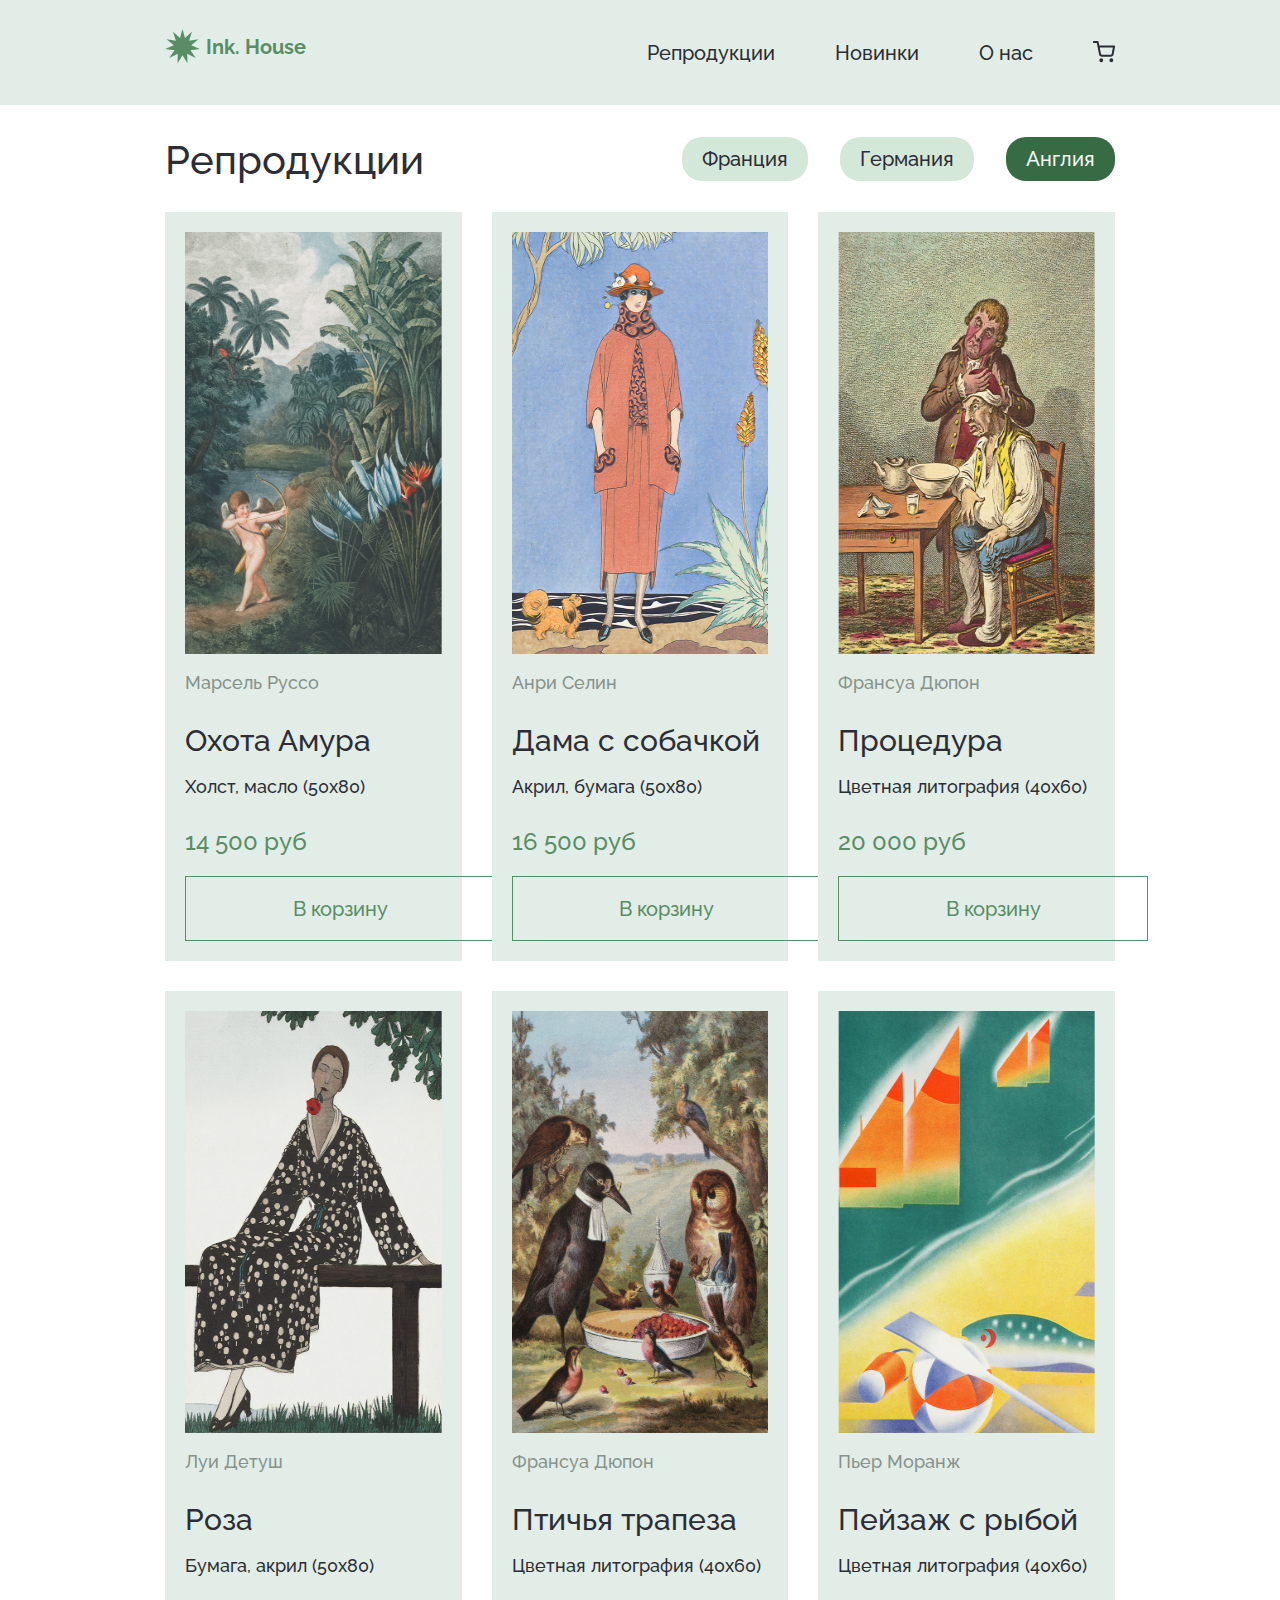
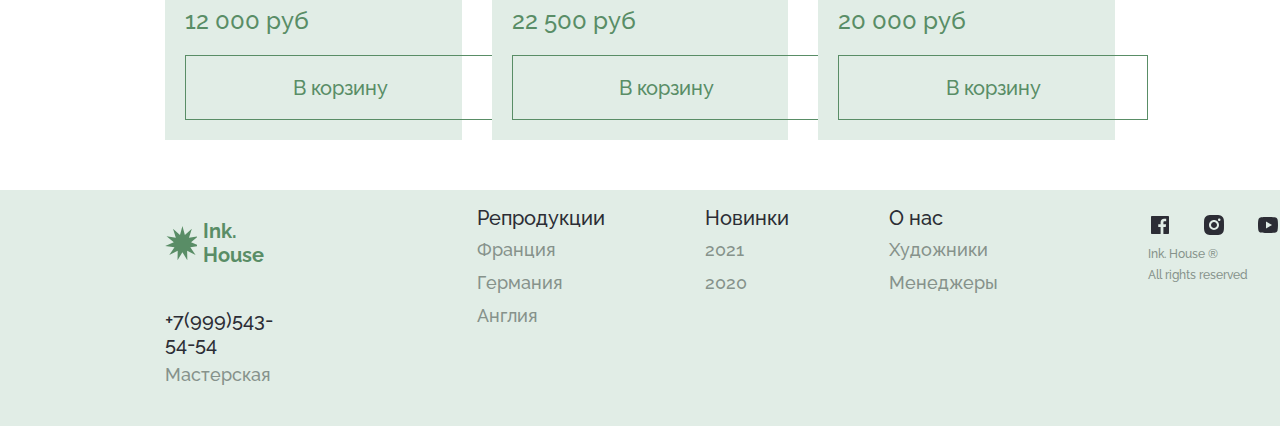
<file: england.html>
<!DOCTYPE html>
<html lang="en">
<head>
    <meta charset="UTF-8">
    <meta name="viewport" content="width=device-width, initial-scale=1.0">
    <title>England</title>
    <link rel="preconnect" href="https://fonts.googleapis.com">
    <link rel="preconnect" href="https://fonts.googleapis.com">
    <link rel="preconnect" href="https://fonts.gstatic.com" crossorigin>
    <link
        href="https://fonts.googleapis.com/css2?family=Raleway:wght@500&family=Roboto:wght@400;500;700&family=Sen:wght@400;700&display=swap"
        rel="stylesheet">
    <link rel="stylesheet" href="./css/normalize.min.css">
    <link rel="stylesheet" href="./css/england.css">
</head>
<body>
</head>

<body>
    <header class="header">
        <div class="logooo">
            <a href="" class="logo-image"></a>
            <a href="" class="logoo">Ink. House</a>
        </div>
        <nav class="header-nav">
            <ul class="header-list">
                <li class="header-item">
                    <a href="" class="header-link">Репродукции</a>
                </li>
                <li class="header-item">
                    <a href="" class="header-link">Новинки</a>
                </li>

                <li class="header-item">
                    <a href="" class="header-link">О нас</a>
                </li>
                <li>
                    <a href="" class="korzina"></a>
                </li>
            </ul>
        </nav>
    </header>
    <section>
        <div class="reprod">
            <h2 class="reprods">Репродукции</h2>
            <ul class="reprod-list">
                <li>
                    <a href="./index.html" class="btn-fra">Франция</a>
                </li>
                <li>
                    <a href="./germany.html" class="btn-ger">Германия</a>
                </li>
                <li>
                    <a href="./england.html" class="btn-ang">Англия</a>
                </li>
            </ul>

        </div>

        <div class="card">
            <div class="card-item">
                <div class=" card-cover">
                    <img class="cards-img" src="./img/1.png" alt="chadle">
                </div>
                <p class="card-tet">Марсель Руссо</p>
                <h3 class="card-title">Охота Амура</h3>
                <p class="card-tet tet">Холст, масло (50х80)</p>
                <span class="card-prise">14 500 руб</span>
                <button class="basket" type="button">В корзину</button>

            </div>
            <div class="card-item">
                <div class="card-cover">
                    <img class="cards-img" src="./img/dama.jpg" alt="chadle">
                </div>
                <p class="card-tet">Анри Селин</p>
                <h3 class="card-title">Дама с собачкой</h3>
                <p class="card-tet tet">Акрил, бумага (50х80) </p>
                <span class="card-prise">16 500 руб</span>
                <button class="basket" type="button">В корзину</button>            


            </div>
            <div class="card-item">
                <div class="card-cover">
                    <img class="cards-img" src="./img/03.jpg" alt="chadle">
                </div>
                <p class="card-tet">Франсуа Дюпон</p>
                <h3 class="card-title">Процедура</h3>
                <p class="card-tet tet">Цветная литография (40х60) </p>
                <span class="card-prise">20 000 руб</span>
                <button class="basket" type="button">В корзину</button>               


            </div>
            <div class="card-item">
                <div class="card-cover">
                    <img class="cards-img" src="./img/4.jpg" alt="chadle">
                </div>
                <p class="card-tet">Луи Детуш</p>
                <h3 class="card-title">Роза</h3>
                <p class="card-tet tet">Бумага, акрил (50х80) </p>
                <span class="card-prise">12 000 руб</span>
                <button class="basket" type="button">В корзину</button>               

            </div>
            <div class="card-item">
                <div class="card-cover">
                    <img class="cards-img" src="./img/5.jpg" alt="chadle">
                </div>
                <p class="card-tet">Франсуа Дюпон</p>
                <h3 class="card-title">Птичья трапеза</h3>
                <p class="card-tet tet">Цветная литография (40х60) </p>
                <span class="card-prise">22 500 руб</span>
                <button class="basket" type="button">В корзину</button>               

            </div>
            <div class="card-item">
                <div class="card-cover">
                    <img class="cards-img" src="./img/6.jpg" alt="chadle">
                </div>
                <p class="card-tet">Пьер Моранж</p>
                <h3 class="card-title">Пейзаж с рыбой</h3>
                <p class="card-tet tet">Цветная литография (40х60) </p>
                <span class="card-prise">20 000 руб</span>
                <button class="basket" type="button">В корзину</button>               

            </div>

        </div>



    </section>

   
   
    <footer class="footer">
        <div class="main-foot">
            <div class="logooo">
                <a href="" class="logo-image"></a>
                <a href="" class="logoo">Ink. House</a>
            </div>
            <address class="address">
                <a class="tell" href="">+7(999)543-54-54</a>
                <p class="mast">Мастерская</p>
            </address>
        </div>
        <ul class="repr">
            <li class="main-item">Репродукции</li>
            <li class="main-item-it">Франция</li>
            <li class="main-item-it">Германия</li>
            <li class="main-item-it">Англия</li>
        </ul>
        <ul class="news">
            <li class="main-item">Новинки</li>
            <li class="main-item-it">2021</li>
            <li class="main-item-it" i>2020</li>
        </ul>
        <ul class="wee">
            <li class="main-item">О нас</li>
            <li class="main-item-it">Художники</li>
            <li class="main-item-it">Менеджеры</li>
        </ul>
        <div class="footer-footer">
            <div class="logotip">
                <a href="" class="fbook"></a>
                <a href="" class="insta"></a>
                <a href="" class="ytub"></a>
            </div>
            <div class="inklink">
                <a class="inklinks" href="">Ink. House ®</a>
                <a class="inklinks" href="">All rights reserved</a>
            </div>
        </div>
    </footer>


    <script src="./main.js"></script>
</body>

</html>
</body>
</html>
</file>
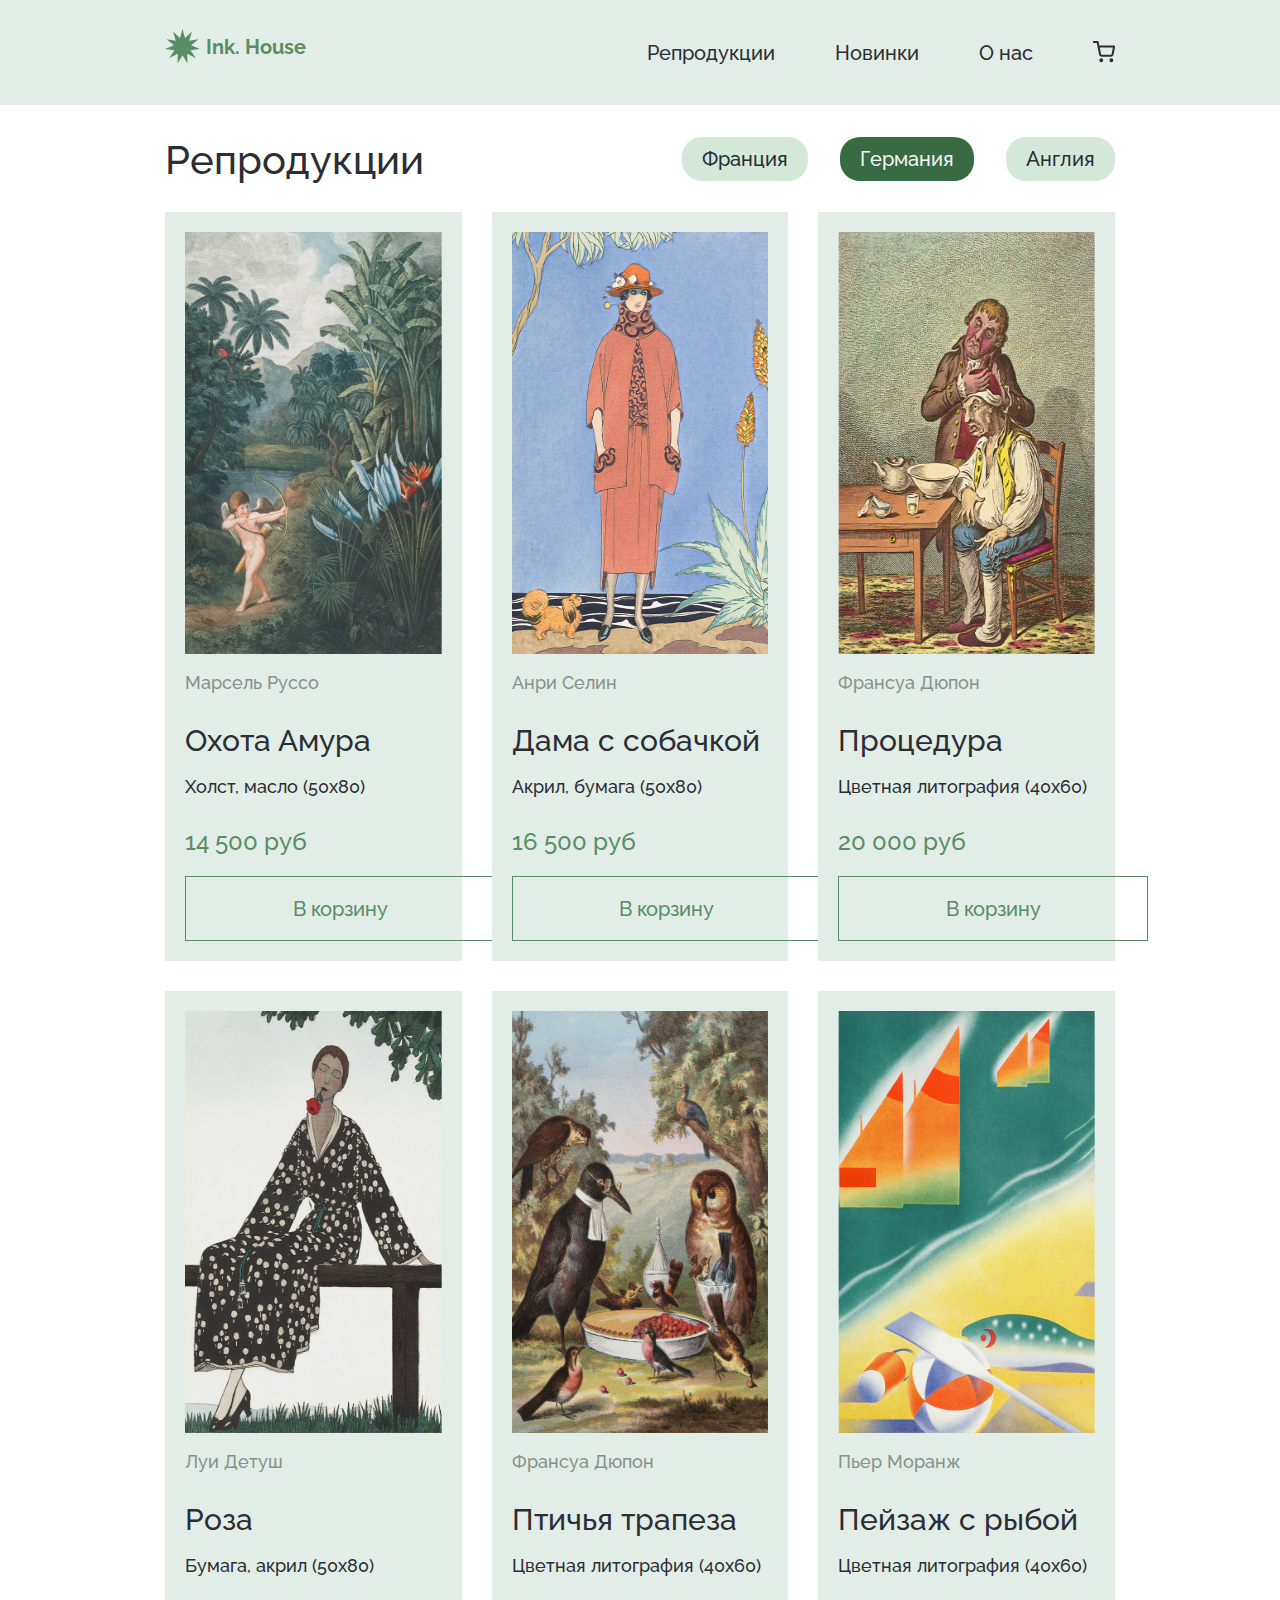
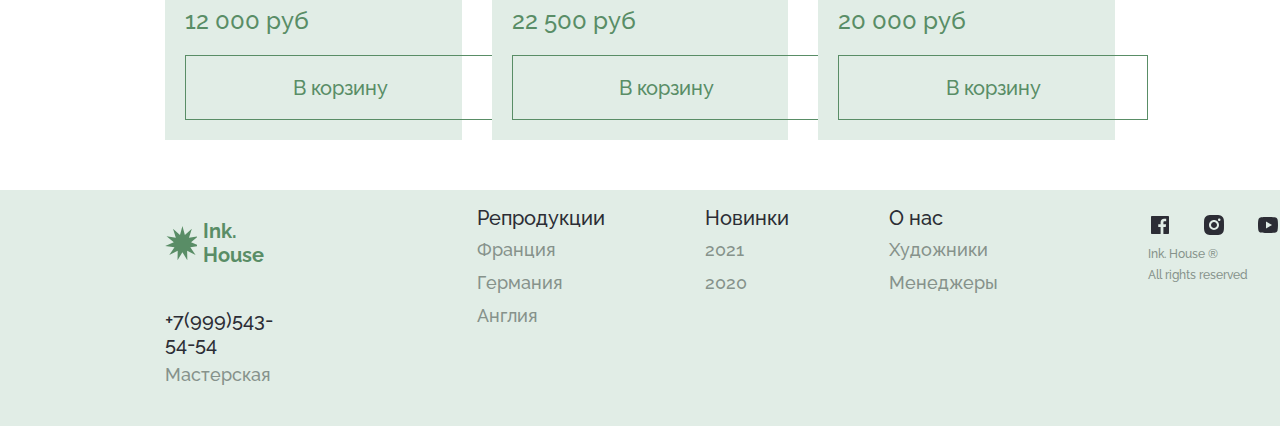
<file: germany.html>
<!DOCTYPE html>
<html lang="en">
<head>
    <meta charset="UTF-8">
    <meta name="viewport" content="width=device-width, initial-scale=1.0">
    <title>Gemany</title>
    <link rel="preconnect" href="https://fonts.googleapis.com">
    <link rel="preconnect" href="https://fonts.googleapis.com">
    <link rel="preconnect" href="https://fonts.gstatic.com" crossorigin>
    <link
        href="https://fonts.googleapis.com/css2?family=Raleway:wght@500&family=Roboto:wght@400;500;700&family=Sen:wght@400;700&display=swap"
        rel="stylesheet">
    <link rel="stylesheet" href="./css/normalize.min.css">
    <link rel="stylesheet" href="./css/germany.css">
</head>
<body>
</head>

<body>
    <header class="header">
        <div class="logooo">
            <a href="" class="logo-image"></a>
            <a href="" class="logoo">Ink. House</a>
        </div>
        <nav class="header-nav">
            <ul class="header-list">
                <li class="header-item">
                    <a href="" class="header-link">Репродукции</a>
                </li>
                <li class="header-item">
                    <a href="" class="header-link">Новинки</a>
                </li>

                <li class="header-item">
                    <a href="" class="header-link">О нас</a>
                </li>
                <li>
                    <a href="" class="korzina"></a>
                </li>
            </ul>
        </nav>
    </header>
    <section>
        <div class="reprod">
            <h2 class="reprods">Репродукции</h2>
            <ul class="reprod-list">
                <li>
                    <a href="./index.html" class="btn-fra">Франция</a>
                </li>
                <li>
                    <a href="./germany.html" class="btn-ger">Германия</a>
                </li>
                <li>
                    <a href="./england.html" class="btn-ang">Англия</a>
                </li>
            </ul>

        </div>

        <div class="card">
            <div class="card-item">
                <div class=" card-cover">
                    <img class="cards-img" src="./img/1.png" alt="chadle">
                </div>
                <p class="card-tet">Марсель Руссо</p>
                <h3 class="card-title">Охота Амура</h3>
                <p class="card-tet tet">Холст, масло (50х80)</p>
                <span class="card-prise">14 500 руб</span>
                <button class="basket" type="button">В корзину</button>

            </div>
            <div class="card-item">
                <div class="card-cover">
                    <img class="cards-img" src="./img/dama.jpg" alt="chadle">
                </div>
                <p class="card-tet">Анри Селин</p>
                <h3 class="card-title">Дама с собачкой</h3>
                <p class="card-tet tet">Акрил, бумага (50х80) </p>
                <span class="card-prise">16 500 руб</span>
                <button class="basket" type="button">В корзину</button>            


            </div>
            <div class="card-item">
                <div class="card-cover">
                    <img class="cards-img" src="./img/03.jpg" alt="chadle">
                </div>
                <p class="card-tet">Франсуа Дюпон</p>
                <h3 class="card-title">Процедура</h3>
                <p class="card-tet tet">Цветная литография (40х60) </p>
                <span class="card-prise">20 000 руб</span>
                <button class="basket" type="button">В корзину</button>               


            </div>
            <div class="card-item">
                <div class="card-cover">
                    <img class="cards-img" src="./img/4.jpg" alt="chadle">
                </div>
                <p class="card-tet">Луи Детуш</p>
                <h3 class="card-title">Роза</h3>
                <p class="card-tet tet">Бумага, акрил (50х80) </p>
                <span class="card-prise">12 000 руб</span>
                <button class="basket" type="button">В корзину</button>               

            </div>
            <div class="card-item">
                <div class="card-cover">
                    <img class="cards-img" src="./img/5.jpg" alt="chadle">
                </div>
                <p class="card-tet">Франсуа Дюпон</p>
                <h3 class="card-title">Птичья трапеза</h3>
                <p class="card-tet tet">Цветная литография (40х60) </p>
                <span class="card-prise">22 500 руб</span>
                <button class="basket" type="button">В корзину</button>               

            </div>
            <div class="card-item">
                <div class="card-cover">
                    <img class="cards-img" src="./img/6.jpg" alt="chadle">
                </div>
                <p class="card-tet">Пьер Моранж</p>
                <h3 class="card-title">Пейзаж с рыбой</h3>
                <p class="card-tet tet">Цветная литография (40х60) </p>
                <span class="card-prise">20 000 руб</span>
                <button class="basket" type="button">В корзину</button>               

            </div>

        </div>



    </section>

   
   
    <footer class="footer">
        <div class="main-foot">
            <div class="logooo">
                <a href="" class="logo-image"></a>
                <a href="" class="logoo">Ink. House</a>
            </div>
            <address class="address">
                <a class="tell" href="">+7(999)543-54-54</a>
                <p class="mast">Мастерская</p>
            </address>
        </div>
        <ul class="repr">
            <li class="main-item">Репродукции</li>
            <li class="main-item-it">Франция</li>
            <li class="main-item-it">Германия</li>
            <li class="main-item-it">Англия</li>
        </ul>
        <ul class="news">
            <li class="main-item">Новинки</li>
            <li class="main-item-it">2021</li>
            <li class="main-item-it" i>2020</li>
        </ul>
        <ul class="wee">
            <li class="main-item">О нас</li>
            <li class="main-item-it">Художники</li>
            <li class="main-item-it">Менеджеры</li>
        </ul>
        <div class="footer-footer">
            <div class="logotip">
                <a href="" class="fbook"></a>
                <a href="" class="insta"></a>
                <a href="" class="ytub"></a>
            </div>
            <div class="inklink">
                <a class="inklinks" href="">Ink. House ®</a>
                <a class="inklinks" href="">All rights reserved</a>
            </div>
        </div>
    </footer>


    <script src="./main.js"></script>
</body>

</html>
</body>
</html>
</file>
<file: css/england.css>
body {
    font-family: 'Raleway', sans-serif;
    max-width: 1440px;
    margin: 0 auto;

}
a {
   text-decoration: none;
}
ul {

    list-style-type: none;
}

.header { 
    max-width: 1440px;
   margin: 0 auto;
    background-color: #E1EDE6;
      display: flex;
    justify-content: space-between;
    align-items: center;
    padding-left: 165px;
    padding-right: 165px;
   
    }

   .logoo {
    color: #598D66;
font-family: Raleway;
font-size: 20px;
font-style: normal;
font-weight: 700;
line-height: normal;
}
.header-link {
color: #2C2D35;
font-family: Raleway;
font-size: 20px;
font-style: normal;
font-weight: 500;
line-height: normal;
}
.korzina {
      display: block;
        width: 22px;
        height: 22px;
        background-image: url(../img/shopping-cart.svg);
        
}

 .logooo {
    display: flex;
    align-items: center;
    }

.logo-image {
     display: block;
        width: 35px;
        height: 35px;
        background-image: url(../img/Stars.svg);
        margin-right: 6px;
}

.header-list {
    display: flex;
    gap: 60px;
    
    }
.main-pikter {
    height: 580px;
}

.main {
        margin: 0 auto;
}

    .main-section {
        max-width: 1440px;
        margin: 0 auto;
        padding-left: 165px;
        padding-right: 165px;
        display: flex;
        max-width: 1440px;
        align-items: center;
        }

.main-title {
color: #2C2D35;
font-family: Raleway;
font-size: 60px;
font-style: normal;
font-weight: 500;
line-height: 110%;
width: 540px;
padding-top: 70px;
margin-bottom: 20px;

}
.house {
color: #598D66;
font-family: Raleway;
font-size: 60px;
font-style: normal;
font-weight: 500;
line-height: 110%;
margin-bottom: 20px;

}
.text {
color: #86928B;
font-family: Raleway;
font-size: 18px;
font-style: normal;
font-weight: 500;
line-height: 150%;
width: 540px;


}
.main-btn {
color: #598D66;
font-family: Raleway;
font-size: 20px;
font-style: normal;
font-weight: 500;
line-height: normal;
background-color: transparent;
border: 1px solid #598D66;;
padding: 20px 60px;
cursor: pointer;
margin-top: 60px;

}


.reprods {
    color: #2C2D35;
    font-family: Raleway;
    font-size: 40px;
    font-style: normal;
    font-weight: 500;
    line-height: 110%;
    margin-bottom: 30px;
}

.btn-fra {
    color: #2C2D35;
   font-family: Raleway;
   font-size: 20px;
   font-style: normal;
   font-weight: 500;
   line-height: normal;
   border-radius: 20px;
   background: #D4E8D9;
   border: none;
   padding: 10px 20px;
   cursor: pointer;
   }
  

   .btn-ger {
       color: #2C2D35;
       font-family: Raleway;
       font-size: 20px;
       font-style: normal;
       font-weight: 500;
       line-height: normal;
       border-radius: 20px;
       background: #D4E8D9;
       border: none;
       padding: 10px 20px;
       cursor: pointer;
   }
       
   
   .btn-ang {
    color: #F4F6F5;
   font-family: Raleway;
   font-size: 20px;
   font-style: normal;
   font-weight: 500;
   line-height: normal;
   border-radius: 20px;
   background: #376B44;
   border: none;
   padding: 10px 20px;
   cursor: pointer;
   }


    .main-lay {
        width: 100%;
    } 
    .main-text {
        
    }
    .main-img{
        flex-basis: calc(100%-540px-30px);
    }

    .main-textx {
        align-items: center;
        margin-bottom: 164px;
        margin-left: 30px;
       padding-bottom: 114px;
    }
    .reprod {
        max-width: 1440px;
        margin: 0 auto;
        padding-left: 165px;
        padding-right: 165px;
        justify-content: space-between;
        align-items: center;
        display: flex;
    }
    .reprod-list {
        display: flex;
        gap: 32px;
    }

.card {
    max-width: 1440px;
        margin: 0 auto;
        padding-left: 165px;
        padding-right: 165px;                  
    flex-wrap: wrap; 
    display: flex;
    gap: 30px 30px;
    padding-bottom: 50px;
}
.card-item {
    background-color: #E1EDE6;
     padding: 20px;
    gap: 30px;
    box-sizing: border-box;
    width: calc(((100% - 60px)) / 3);
}
.card-cover {
    position: relative;
    overflow: hidden;
    width: 100%;
    height: 422px;
}
.cards-img {
    width: 100%;
    height: 422px;
    position: absolute;
    left: 50%;
    top: 50%;
    transform: translate(-50%, -50%);

}
.card-title {
color: #2C2D35;
font-family: Raleway;
font-size: 30px;
font-style: normal;
font-weight: 500;
line-height: normal;
margin-bottom: 8px;

}
.card-tet {
color: #86928B;
font-family: Raleway;
font-size: 18px;
font-style: normal;
font-weight: 500;
line-height: normal;
margin-bottom: 10px;
}
.tet {
 color: #2C2D35;
 margin-bottom: 30px;
}
.card-prise {
color: #598D66;
font-family: Raleway;
font-size: 24px;
font-style: normal;
font-weight: 500;
line-height: normal;

}
.basket {
    color: #598D66;
font-family: Raleway;
font-size: 20px;
font-style: normal;
font-weight: 500;
line-height: normal;
background-color: transparent;
border: 1px solid #598D66;
padding: 20px 60px;
cursor: pointer;
margin-top: 20px;
justify-content: center;
width: 310px;
height: 65px;
}

   
   

    .kolage {
        background-image: url(../img/pic_background.png);
        max-width: 1440px;
        height: 574px;
        margin: 0 auto;
        padding-left: 165px;
        padding-right: 165px;
        background-repeat: no-repeat;
        background-size: cover;
        margin-top: 70px;
        background-position: center center;
        margin-top: 70px;
        
        }

        .picterc, .picter {
            position: relative;
        }
        .picter {
            top: -310px;
            margin-left: 50px;
        }
        .picters-img {
            margin-top: 70px;
        }

        .logo {
            display: flex;
            align-items: center;
            padding-top: 70px;
            
        }
    .logo-img {
        display: block;
        width: 80px;
        height: 80px;
        background-image: url(../img/Star.svg);
        margin-right: 20px;
    }
    .title {
    color: #F4F6F5;
font-family: Raleway;
font-size: 40px;
font-style: normal;
font-weight: 500;
line-height: 100%; 
width: 421px;
padding-top: 20px;

    }
    .text-title {
 color: #FFF;
font-family: Raleway;
font-size: 18px;
font-style: normal;
font-weight: 500;
line-height: 150%; 
width: 540px;

    }
    .text-titlel {
        color: #FFF;
font-family: Raleway;
font-size: 18px;
font-style: normal;
font-weight: 500;
line-height: 150%; 
width: 540px;
margin-bottom: 60px;
    }

    .kolage-btn {
 color: #2C2D35;
font-family: Raleway;
font-size: 20px;
font-style: normal;
font-weight: 500;
line-height: normal;
padding: 20px 60px;
background: #EEDB6D;
cursor: pointer;
border: none;
    }
    .picter {
        width: 269px;
        height: 267px;
        
    }

.footer {
    max-width: 1440px;
    margin: 0 auto;
     background-color: #E1EDE6;
     padding-left: 165px;
    
    display: flex;
    
  
    }

   .address {
    display: block;
   }
   .fbook {
    background-image: url(../img/Frame\ \(1\).svg);
    display: block;
    width: 24px;
    height: 24px;
    background-repeat: no-repeat;
   }

   .insta {
    background-image: url(../img/Frame2.svg);
    display: block;
    width: 24px;
    height: 24px;
    background-repeat: no-repeat;
   }
   .ytub {
    background-image: url(../img/Frame3.svg);
    display: block;
    width: 24px;
    height: 24px;
    background-repeat: no-repeat;
   }
.logooo {
    padding-top: 29px;
    margin-bottom: 41px;
}
.tell {
color: #2C2D35;
font-family: Raleway;
font-size: 20px;
font-style: normal;
font-weight: 500;
line-height: normal;


}

.mast {
    padding-bottom: 23px;
    margin-top: 8px;
    color: #86928B;
font-family: Raleway;
font-size: 18px;
font-style: normal;
font-weight: 500;
line-height: normal;

}

   .logotip {
    display: flex;
    gap: 30px;
    margin-bottom: 10px;
   }
   .inklinks {
    display: block;
   }

   .main-foot {
    margin-right: 142px;
   }
   .repr {
    margin-right: 60px;
   }

   .news {
    margin-right: 60px;
   }

   .wee {
margin-right: 150px;
   }
  
   .main-item {
color: #2C2D35;
font-family: Raleway;
font-size: 20px;
font-style: normal;
font-weight: 500;
line-height: normal;
margin-bottom: 6px;
   }
.main-item-it {
color: #86928B;
font-family: Raleway;
font-size: 18px;
font-style: normal;
font-weight: 500;
line-height: 150%; 
margin-bottom: 6px;
}
.main-elips {
    display: flex;
    gap: 30px;
}
.elips {
 width: 80px;
height: 80px;

}

.main-section {
    justify-content: space-between;
}

.footer-footer {
    padding-top: 23px;
}

.inklinks {
    color: #86928B;

font-family: Raleway;
font-size: 12px;
font-style: normal;
font-weight: 500;
line-height: 120%;
margin-bottom: 6px;
}
</file>
<file: css/germany.css>
body {
    font-family: 'Raleway', sans-serif;
    max-width: 1440px;
    margin: 0 auto;

}
a {
   text-decoration: none;
}
ul {

    list-style-type: none;
}

.header { 
    max-width: 1440px;
   margin: 0 auto;
    background-color: #E1EDE6;
      display: flex;
    justify-content: space-between;
    align-items: center;
    padding-left: 165px;
    padding-right: 165px;
   
    }

   .logoo {
    color: #598D66;
font-family: Raleway;
font-size: 20px;
font-style: normal;
font-weight: 700;
line-height: normal;
}
.header-link {
color: #2C2D35;
font-family: Raleway;
font-size: 20px;
font-style: normal;
font-weight: 500;
line-height: normal;
}
.korzina {
      display: block;
        width: 22px;
        height: 22px;
        background-image: url(../img/shopping-cart.svg);
        
}

 .logooo {
    display: flex;
    align-items: center;
    }

.logo-image {
     display: block;
        width: 35px;
        height: 35px;
        background-image: url(../img/Stars.svg);
        margin-right: 6px;
}

.header-list {
    display: flex;
    gap: 60px;
    
    }
.main-pikter {
    height: 580px;
}

.main {
        margin: 0 auto;
}

    .main-section {
        max-width: 1440px;
        margin: 0 auto;
        padding-left: 165px;
        padding-right: 165px;
        display: flex;
        max-width: 1440px;
        align-items: center;
        }

.main-title {
color: #2C2D35;
font-family: Raleway;
font-size: 60px;
font-style: normal;
font-weight: 500;
line-height: 110%;
width: 540px;
padding-top: 70px;
margin-bottom: 20px;

}
.house {
color: #598D66;
font-family: Raleway;
font-size: 60px;
font-style: normal;
font-weight: 500;
line-height: 110%;
margin-bottom: 20px;

}
.text {
color: #86928B;
font-family: Raleway;
font-size: 18px;
font-style: normal;
font-weight: 500;
line-height: 150%;
width: 540px;


}
.main-btn {
color: #598D66;
font-family: Raleway;
font-size: 20px;
font-style: normal;
font-weight: 500;
line-height: normal;
background-color: transparent;
border: 1px solid #598D66;;
padding: 20px 60px;
cursor: pointer;
margin-top: 60px;

}


.reprods {
    color: #2C2D35;
    font-family: Raleway;
    font-size: 40px;
    font-style: normal;
    font-weight: 500;
    line-height: 110%;
    margin-bottom: 30px;
}
.btn-fra {
    color: #2C2D35;
    font-family: Raleway;
    font-size: 20px;
    font-style: normal;
    font-weight: 500;
    line-height: normal;
    border-radius: 20px;
    background: #D4E8D9;
    border: none;
    padding: 10px 20px;
    cursor: pointer;
   }
  

   .btn-ger {
    color: #F4F6F5;
    font-family: Raleway;
    font-size: 20px;
    font-style: normal;
    font-weight: 500;
    line-height: normal;
    border-radius: 20px;
    background: #376B44;
    border: none;
    padding: 10px 20px;
    cursor: pointer;
   }
       
   
   .btn-ang {
    color: #2C2D35;
font-family: Raleway;
font-size: 20px;
font-style: normal;
font-weight: 500;
line-height: normal;
border-radius: 20px;
background: #D4E8D9;
border: none;
padding: 10px 20px;
cursor: pointer;
   }
.btn-ang {
 color: #2C2D35;
font-family: Raleway;
font-size: 20px;
font-style: normal;
font-weight: 500;
line-height: normal;
border-radius: 20px;
background: #D4E8D9;
border: none;
padding: 10px 20px;
cursor: pointer;
}
    .main-lay {
        width: 100%;
    } 
    .main-text {
        
    }
    .main-img{
        flex-basis: calc(100%-540px-30px);
    }

    .main-textx {
        align-items: center;
        margin-bottom: 164px;
        margin-left: 30px;
       padding-bottom: 114px;
    }
    .reprod {
        max-width: 1440px;
        margin: 0 auto;
        padding-left: 165px;
        padding-right: 165px;
        justify-content: space-between;
        align-items: center;
        display: flex;
    }
    .reprod-list {
        display: flex;
        gap: 32px;
    }

.card {
    max-width: 1440px;
        margin: 0 auto;
        padding-left: 165px;
        padding-right: 165px;                  
    flex-wrap: wrap; 
    display: flex;
    gap: 30px 30px;
    padding-bottom: 50px;
}
.card-item {
    background-color: #E1EDE6;
     padding: 20px;
    gap: 30px;
    box-sizing: border-box;
    width: calc(((100% - 60px)) / 3);
}
.card-cover {
    position: relative;
    overflow: hidden;
    width: 100%;
    height: 422px;
}
.cards-img {
    width: 100%;
    height: 422px;
    position: absolute;
    left: 50%;
    top: 50%;
    transform: translate(-50%, -50%);

}
.card-title {
color: #2C2D35;
font-family: Raleway;
font-size: 30px;
font-style: normal;
font-weight: 500;
line-height: normal;
margin-bottom: 8px;

}
.card-tet {
color: #86928B;
font-family: Raleway;
font-size: 18px;
font-style: normal;
font-weight: 500;
line-height: normal;
margin-bottom: 10px;
}
.tet {
 color: #2C2D35;
 margin-bottom: 30px;
}
.card-prise {
color: #598D66;
font-family: Raleway;
font-size: 24px;
font-style: normal;
font-weight: 500;
line-height: normal;

}
.basket {
    color: #598D66;
font-family: Raleway;
font-size: 20px;
font-style: normal;
font-weight: 500;
line-height: normal;
background-color: transparent;
border: 1px solid #598D66;
padding: 20px 60px;
cursor: pointer;
margin-top: 20px;
justify-content: center;
width: 310px;
height: 65px;
}

   
   

    .kolage {
        background-image: url(../img/pic_background.png);
        max-width: 1440px;
        height: 574px;
        margin: 0 auto;
        padding-left: 165px;
        padding-right: 165px;
        background-repeat: no-repeat;
        background-size: cover;
        margin-top: 70px;
        background-position: center center;
        margin-top: 70px;
        
        }

        .picterc, .picter {
            position: relative;
        }
        .picter {
            top: -310px;
            margin-left: 50px;
        }
        .picters-img {
            margin-top: 70px;
        }

        .logo {
            display: flex;
            align-items: center;
            padding-top: 70px;
            
        }
    .logo-img {
        display: block;
        width: 80px;
        height: 80px;
        background-image: url(../img/Star.svg);
        margin-right: 20px;
    }
    .title {
    color: #F4F6F5;
font-family: Raleway;
font-size: 40px;
font-style: normal;
font-weight: 500;
line-height: 100%; 
width: 421px;
padding-top: 20px;

    }
    .text-title {
 color: #FFF;
font-family: Raleway;
font-size: 18px;
font-style: normal;
font-weight: 500;
line-height: 150%; 
width: 540px;

    }
    .text-titlel {
        color: #FFF;
font-family: Raleway;
font-size: 18px;
font-style: normal;
font-weight: 500;
line-height: 150%; 
width: 540px;
margin-bottom: 60px;
    }

    .kolage-btn {
 color: #2C2D35;
font-family: Raleway;
font-size: 20px;
font-style: normal;
font-weight: 500;
line-height: normal;
padding: 20px 60px;
background: #EEDB6D;
cursor: pointer;
border: none;
    }
    .picter {
        width: 269px;
        height: 267px;
        
    }

.footer {
    max-width: 1440px;
    margin: 0 auto;
     background-color: #E1EDE6;
     padding-left: 165px;
        display: flex;
    
  
    }

   .address {
    display: block;
   }
   .fbook {
    background-image: url(../img/Frame\ \(1\).svg);
    display: block;
    width: 24px;
    height: 24px;
    background-repeat: no-repeat;
   }

   .insta {
    background-image: url(../img/Frame2.svg);
    display: block;
    width: 24px;
    height: 24px;
    background-repeat: no-repeat;
   }
   .ytub {
    background-image: url(../img/Frame3.svg);
    display: block;
    width: 24px;
    height: 24px;
    background-repeat: no-repeat;
   }
.logooo {
    padding-top: 29px;
    margin-bottom: 41px;
}
.tell {
color: #2C2D35;
font-family: Raleway;
font-size: 20px;
font-style: normal;
font-weight: 500;
line-height: normal;


}

.mast {
    padding-bottom: 23px;
    margin-top: 8px;
    color: #86928B;
font-family: Raleway;
font-size: 18px;
font-style: normal;
font-weight: 500;
line-height: normal;

}

   .logotip {
    display: flex;
    gap: 30px;
    margin-bottom: 10px;
   }
   .inklinks {
    display: block;
   }

   .main-foot {
    margin-right: 142px;
   }
   .repr {
    margin-right: 60px;
   }

   .news {
    margin-right: 60px;
   }

   .wee {
margin-right: 150px;
   }
  
   .main-item {
color: #2C2D35;
font-family: Raleway;
font-size: 20px;
font-style: normal;
font-weight: 500;
line-height: normal;
margin-bottom: 6px;
   }
.main-item-it {
color: #86928B;
font-family: Raleway;
font-size: 18px;
font-style: normal;
font-weight: 500;
line-height: 150%; 
margin-bottom: 6px;
}
.main-elips {
    display: flex;
    gap: 30px;
}
.elips {
 width: 80px;
height: 80px;

}

.main-section {
    justify-content: space-between;
}

.footer-footer {
    padding-top: 23px;
}

.inklinks {
    color: #86928B;

font-family: Raleway;
font-size: 12px;
font-style: normal;
font-weight: 500;
line-height: 120%;
margin-bottom: 6px;
}
</file>
